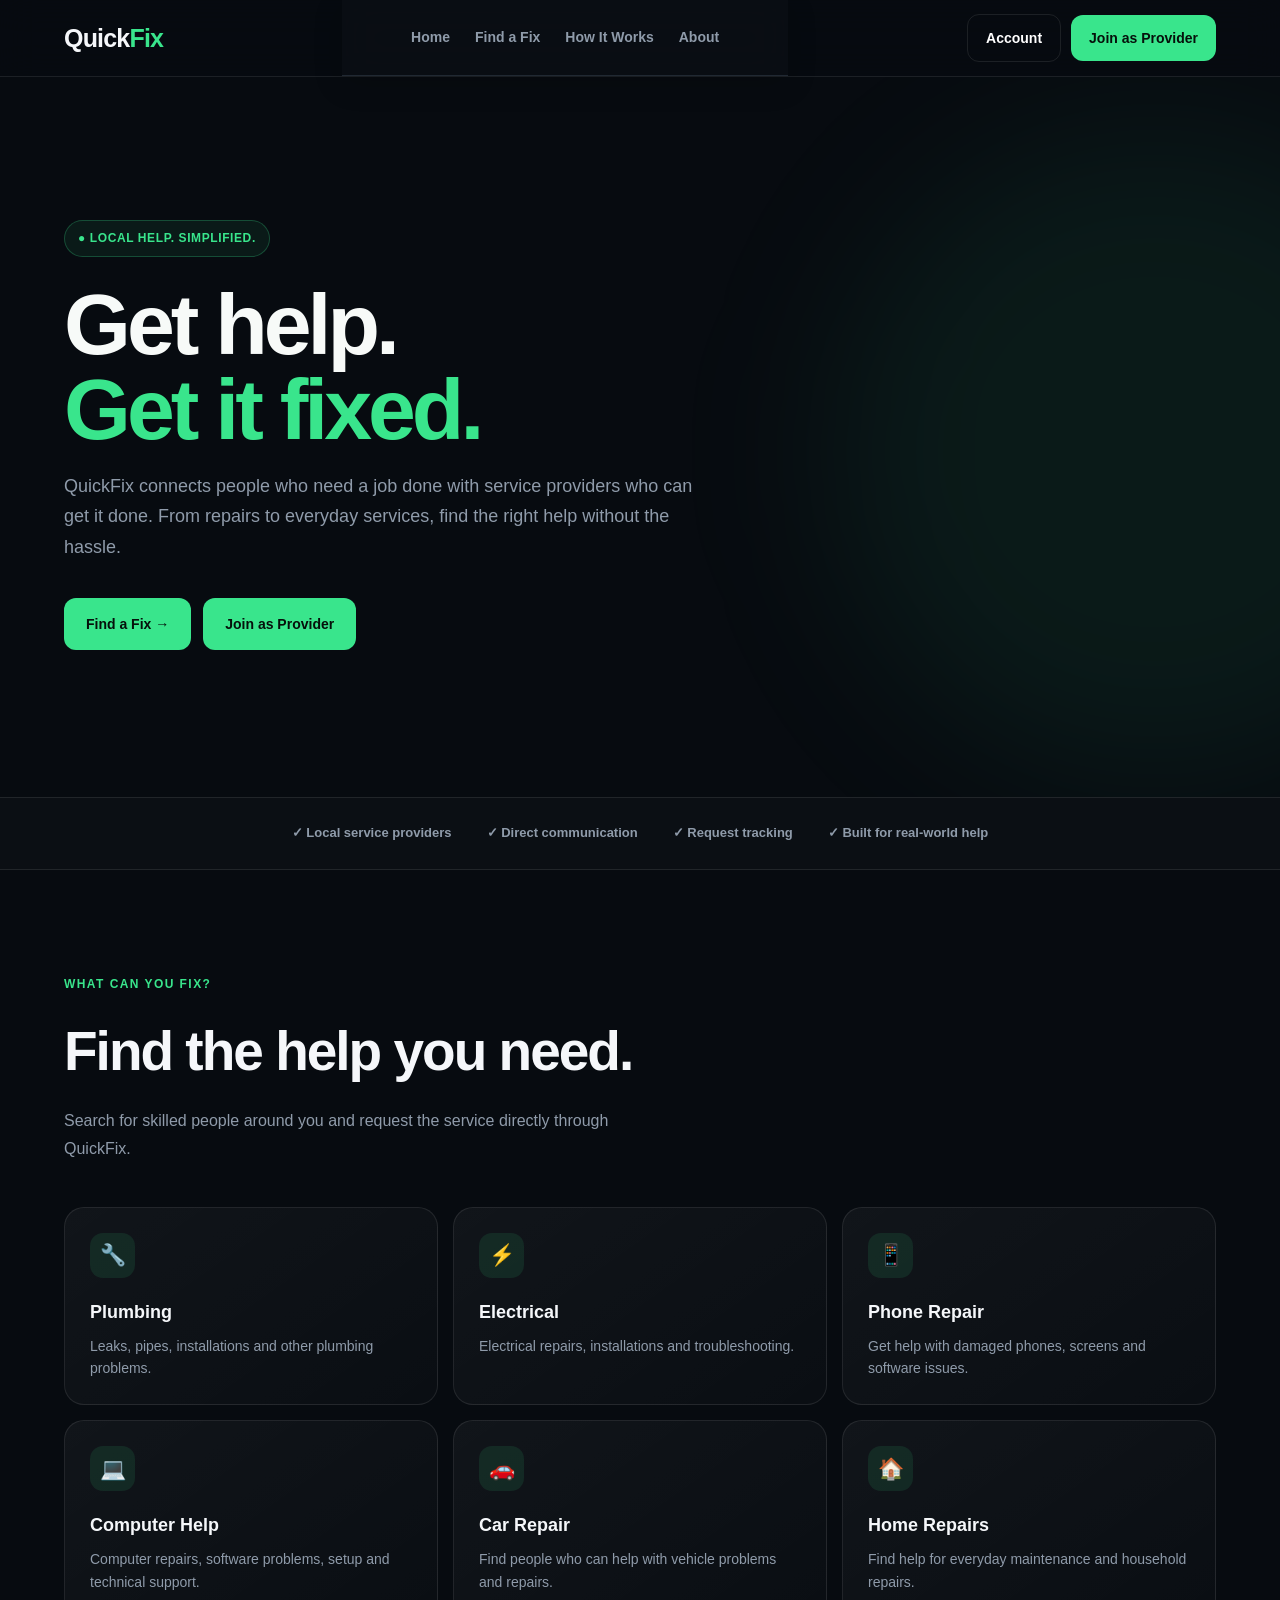
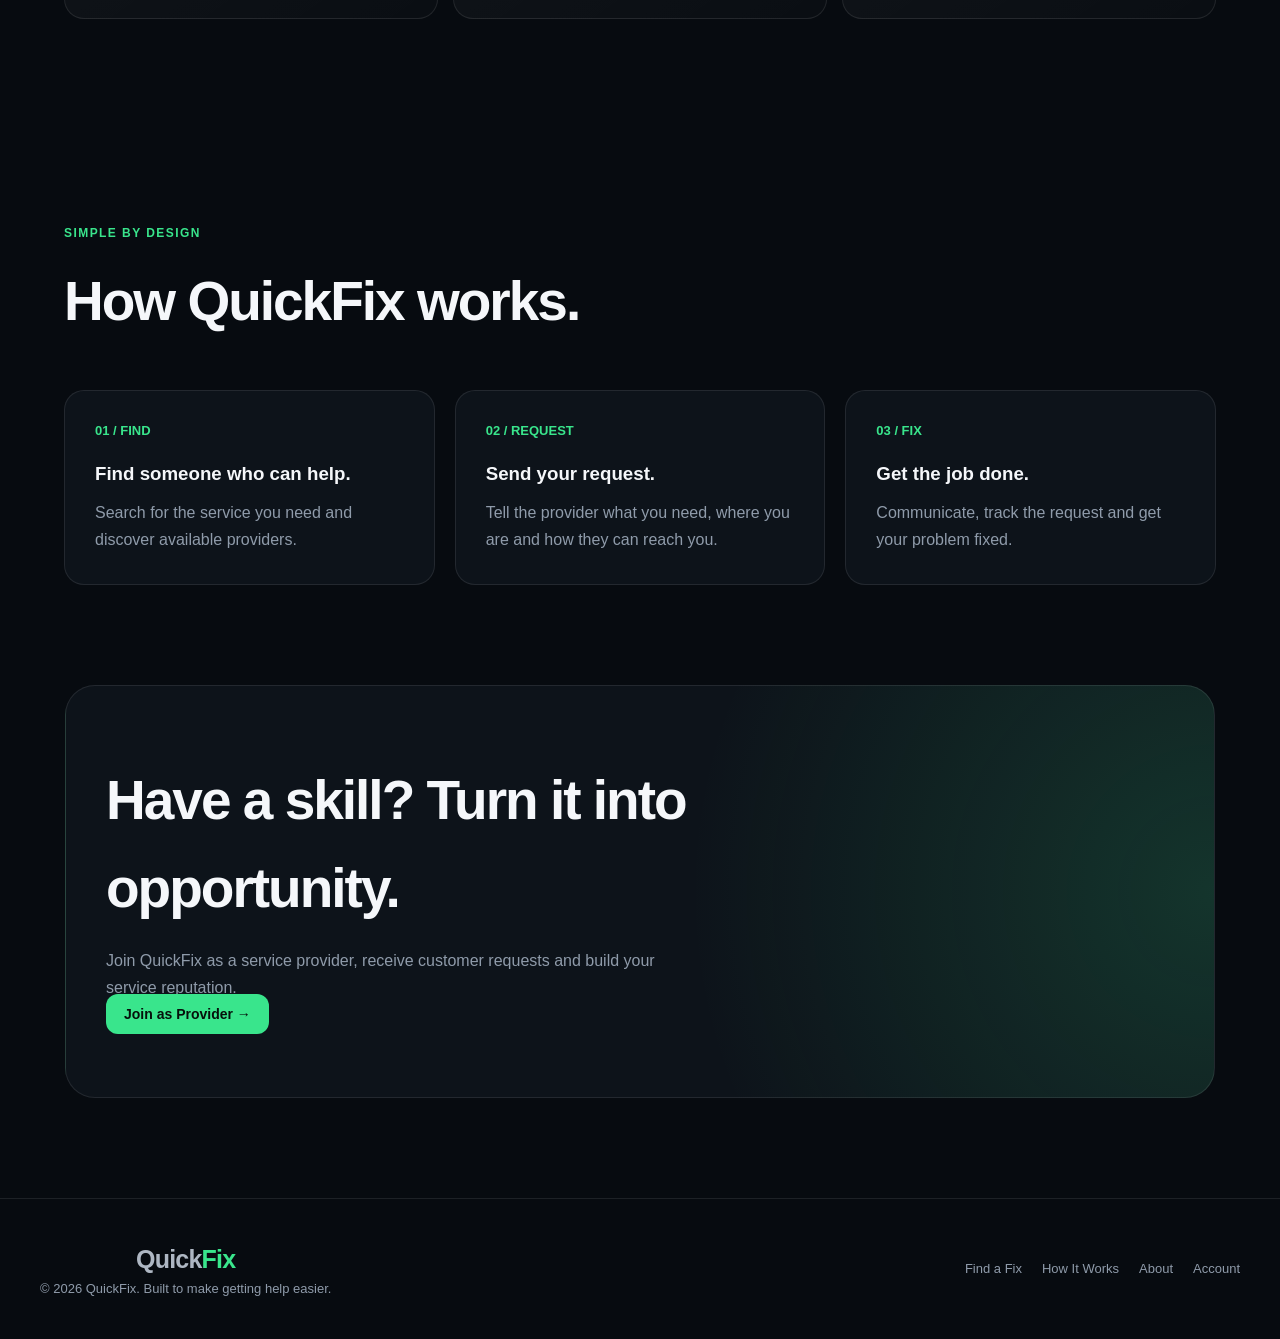
<file: index.html>
<!DOCTYPE html>
<html lang="en">
<head>
  <meta charset="UTF-8">

  <meta name="viewport" content="width=device-width, initial-scale=1.0">

  <meta
    name="google-site-verification"
    content="BwR0IyMEc2oVNiFrgFB8BcfLp-lsrvcifv5HWmoqAB8"
  >

  <meta
    name="description"
    content="QuickFix helps you find reliable local service providers for repairs, home services, technology and more."
  >

  <meta name="robots" content="index, follow">

  <meta
    name="keywords"
    content="QuickFix, local services, repair services, plumbers, electricians, phone repair, computer repair, home repairs"
  >

  <meta name="theme-color" content="#0b0f14">

  <title>QuickFix | Get Help. Get It Fixed.</title>

  <link rel="icon" type="image/png" href="favicon.png">

  <link rel="stylesheet" href="style.css">

  <style>
    /* =========================================
       QUICKFIX 2026 HOME
       ========================================= */

    :root {
      --qf-green: #39e58c;
      --qf-green-dark: #22b96b;
      --qf-bg: #070b10;
      --qf-card: #0d131a;
      --qf-card-2: #111922;
      --qf-text: #f5f7fa;
      --qf-muted: #8f9baa;
      --qf-border: rgba(255,255,255,.09);
    }

    * {
      box-sizing: border-box;
    }

    html {
      scroll-behavior: smooth;
    }

    body {
      margin: 0;
      background: var(--qf-bg);
      color: var(--qf-text);
      font-family: Arial, Helvetica, sans-serif;
    }

    a {
      color: inherit;
      text-decoration: none;
    }

    /* NAVIGATION */

    .qf-nav {
      position: sticky;
      top: 0;
      z-index: 1000;

      width: 100%;

      background: rgba(7, 11, 16, .88);
      backdrop-filter: blur(18px);

      border-bottom: 1px solid var(--qf-border);
    }

    .qf-nav-inner {
      max-width: 1200px;
      margin: auto;

      min-height: 76px;
      padding: 0 24px;

      display: flex;
      align-items: center;
      justify-content: space-between;
      gap: 25px;
    }

    .qf-logo {
      font-size: 25px;
      font-weight: 900;
      letter-spacing: -.8px;
      white-space: nowrap;
    }

    .qf-logo span {
      color: var(--qf-green);
    }

    .qf-nav-links {
      display: flex;
      align-items: center;
      gap: 25px;
    }

    .qf-nav-links a {
      color: var(--qf-muted);
      font-size: 14px;
      font-weight: 600;

      transition: .2s ease;
    }

    .qf-nav-links a:hover {
      color: white;
    }

    .qf-nav-actions {
      display: flex;
      align-items: center;
      gap: 10px;
    }

    .qf-btn {
      border: 0;
      cursor: pointer;

      padding: 12px 18px;
      border-radius: 12px;

      font-size: 14px;
      font-weight: 800;

      transition: .2s ease;
    }

    .qf-btn-outline {
      background: transparent;
      color: white;
      border: 1px solid var(--qf-border);
    }

    .qf-btn-outline:hover {
      border-color: rgba(57,229,140,.5);
    }

    .qf-btn-green {
      background: var(--qf-green);
      color: #06100b;
    }

    .qf-btn-green:hover {
      background: #55efa0;
      transform: translateY(-1px);
    }

    /* HERO */

    .qf-hero {
      min-height: 720px;

      display: flex;
      align-items: center;

      position: relative;
      overflow: hidden;
    }

    .qf-hero::before {
      content: "";

      position: absolute;
      width: 650px;
      height: 650px;

      right: -200px;
      top: 50px;

      background: rgba(57,229,140,.07);

      filter: blur(80px);
      border-radius: 50%;
    }

    .qf-hero-inner {
      position: relative;

      width: 100%;
      max-width: 1200px;

      margin: auto;
      padding: 90px 24px;
    }

    .qf-badge {
      display: inline-flex;
      align-items: center;
      gap: 8px;

      padding: 8px 13px;

      border: 1px solid rgba(57,229,140,.25);
      border-radius: 999px;

      background: rgba(57,229,140,.07);

      color: var(--qf-green);

      font-size: 12px;
      font-weight: 800;
      letter-spacing: .05em;
      text-transform: uppercase;
    }

    .qf-hero h1 {
      max-width: 800px;

      margin: 25px 0 20px;

      font-size: clamp(48px, 8vw, 86px);
      line-height: .98;
      letter-spacing: -4px;
    }

    .qf-hero h1 span {
      color: var(--qf-green);
    }

    .qf-hero p {
      max-width: 650px;

      margin: 0 0 35px;

      color: var(--qf-muted);

      font-size: 18px;
      line-height: 1.7;
    }

    .qf-hero-actions {
      display: flex;
      flex-wrap: wrap;
      gap: 12px;
    }

    .qf-hero-actions .qf-btn {
      padding: 15px 22px;
    }

    /* TRUST */

    .qf-trust {
      border-top: 1px solid var(--qf-border);
      border-bottom: 1px solid var(--qf-border);

      background: rgba(255,255,255,.015);
    }

    .qf-trust-inner {
      max-width: 1200px;
      margin: auto;
      padding: 25px 24px;

      display: flex;
      flex-wrap: wrap;
      justify-content: center;
      gap: 35px;

      color: var(--qf-muted);

      font-size: 13px;
      font-weight: 700;
    }

    /* SERVICES */

    .qf-section {
      max-width: 1200px;
      margin: auto;

      padding: 100px 24px;
    }

    .qf-section-heading {
      margin-bottom: 45px;
    }

    .qf-section-heading small {
      color: var(--qf-green);

      font-size: 12px;
      font-weight: 900;

      letter-spacing: .12em;
      text-transform: uppercase;
    }

    .qf-section-heading h2 {
      margin: 12px 0;

      font-size: clamp(34px, 5vw, 55px);
      letter-spacing: -2px;
    }

    .qf-section-heading p {
      max-width: 600px;

      color: var(--qf-muted);
      line-height: 1.7;
    }

    .qf-services {
      display: grid;

      grid-template-columns:
        repeat(3, minmax(0, 1fr));

      gap: 15px;
    }

    .qf-service {
      min-height: 180px;

      padding: 25px;

      background:
        linear-gradient(
          145deg,
          rgba(255,255,255,.045),
          rgba(255,255,255,.015)
        );

      border: 1px solid var(--qf-border);
      border-radius: 20px;

      transition: .25s ease;
    }

    .qf-service:hover {
      transform: translateY(-5px);

      border-color: rgba(57,229,140,.35);

      background:
        linear-gradient(
          145deg,
          rgba(57,229,140,.08),
          rgba(255,255,255,.02)
        );
    }

    .qf-service-icon {
      width: 45px;
      height: 45px;

      display: grid;
      place-items: center;

      margin-bottom: 20px;

      border-radius: 13px;

      background: rgba(57,229,140,.1);

      font-size: 21px;
    }

    .qf-service h3 {
      margin: 0 0 8px;

      font-size: 18px;
    }

    .qf-service p {
      margin: 0;

      color: var(--qf-muted);

      font-size: 14px;
      line-height: 1.6;
    }

    /* HOW IT WORKS */

    .qf-process {
      display: grid;

      grid-template-columns:
        repeat(3, minmax(0, 1fr));

      gap: 20px;
    }

    .qf-step {
      padding: 30px;

      border: 1px solid var(--qf-border);
      border-radius: 20px;

      background: var(--qf-card);
    }

    .qf-step-number {
      color: var(--qf-green);

      font-size: 13px;
      font-weight: 900;
    }

    .qf-step h3 {
      margin: 18px 0 10px;
    }

    .qf-step p {
      margin: 0;

      color: var(--qf-muted);
      line-height: 1.7;
    }

    /* CTA */

    .qf-cta {
      max-width: 1150px;

      margin: 0 auto 100px;
      padding: 70px 40px;

      border-radius: 30px;

      background:
        radial-gradient(
          circle at right,
          rgba(57,229,140,.16),
          transparent 45%
        ),
        var(--qf-card);

      border: 1px solid var(--qf-border);
    }

    .qf-cta h2 {
      max-width: 650px;

      margin: 0 0 15px;

      font-size: clamp(35px, 5vw, 55px);
      letter-spacing: -2px;
    }

    .qf-cta p {
      max-width: 600px;

      color: var(--qf-muted);

      line-height: 1.7;
    }

    /* FOOTER */

    .qf-footer {
      border-top: 1px solid var(--qf-border);

      padding: 40px 24px;
    }

    .qf-footer-inner {
      max-width: 1200px;
      margin: auto;

      display: flex;
      justify-content: space-between;
      align-items: center;
      gap: 20px;
    }

    .qf-footer p {
      margin: 0;

      color: var(--qf-muted);
      font-size: 13px;
    }

    .qf-footer-links {
      display: flex;
      gap: 20px;
    }

    .qf-footer-links a {
      color: var(--qf-muted);
      font-size: 13px;
    }

    .qf-footer-links a:hover {
      color: white;
    }

    /* MOBILE */

    @media (max-width: 850px) {

      .qf-nav-links {
        display: none;
      }

      .qf-nav-inner {
        padding: 0 16px;
      }

      .qf-nav-actions .qf-btn-outline {
        display: none;
      }

      .qf-hero {
        min-height: 650px;
      }

      .qf-hero-inner {
        padding: 70px 20px;
      }

      .qf-hero h1 {
        letter-spacing: -2.5px;
      }

      .qf-services,
      .qf-process {
        grid-template-columns: 1fr;
      }

      .qf-section {
        padding: 75px 20px;
      }

      .qf-cta {
        margin: 0 15px 70px;
        padding: 45px 25px;
      }

      .qf-footer-inner {
        flex-direction: column;
        align-items: flex-start;
      }
    }

    @media (max-width: 500px) {

      .qf-logo {
        font-size: 22px;
      }

      .qf-nav-actions .qf-btn-green {
        padding: 10px 13px;
        font-size: 12px;
      }

      .qf-hero h1 {
        font-size: 50px;
      }

      .qf-hero p {
        font-size: 16px;
      }
    }
  </style>
</head>

<body>

  <!-- =========================================
       NAVIGATION
       ========================================= -->

  <header class="qf-nav">

    <div class="qf-nav-inner">

      <a href="index.html" class="qf-logo">
        Quick<span>Fix</span>
      </a>

      <nav class="qf-nav-links">

        <a href="index.html">
          Home
        </a>

        <a href="find.html">
          Find a Fix
        </a>

        <a href="how-it-works.html">
          How It Works
        </a>

        <a href="about.html">
          About
        </a>

      </nav>

      <div class="qf-nav-actions">

        <a
          href="account.html"
          class="qf-btn qf-btn-outline"
        >
          Account
        </a>
<a
  href="account.html?role=provider"
  class="qf-btn qf-btn-green"
>
  Join as Provider
</a>
      </div>

    </div>

  </header>


  <!-- =========================================
       HERO
       ========================================= -->

  <main>

    <section class="qf-hero">

      <div class="qf-hero-inner">

        <div class="qf-badge">
          ● Local help. Simplified.
        </div>

        <h1>
          Get help.<br>
          <span>Get it fixed.</span>
        </h1>

        <p>
          QuickFix connects people who need a job done
          with service providers who can get it done.
          From repairs to everyday services, find the right
          help without the hassle.
        </p>

        <div class="qf-hero-actions">

          <a
            href="find.html"
            class="qf-btn qf-btn-green"
          >
            Find a Fix →
          </a>
<a
  href="account.html?role=provider"
  class="qf-btn qf-btn-green"
>
  Join as Provider
</a>
        </div>

      </div>

    </section>


    <!-- =========================================
         TRUST
         ========================================= -->

    <section class="qf-trust">

      <div class="qf-trust-inner">

        <span>✓ Local service providers</span>

        <span>✓ Direct communication</span>

        <span>✓ Request tracking</span>

        <span>✓ Built for real-world help</span>

      </div>

    </section>


    <!-- =========================================
         SERVICES
         ========================================= -->

    <section class="qf-section">

      <div class="qf-section-heading">

        <small>What can you fix?</small>

        <h2>
          Find the help you need.
        </h2>

        <p>
          Search for skilled people around you and
          request the service directly through QuickFix.
        </p>

      </div>


      <div class="qf-services">

        <a href="find.html?service=Plumbing" class="qf-service">

          <div class="qf-service-icon">
            🔧
          </div>

          <h3>Plumbing</h3>

          <p>
            Leaks, pipes, installations and other
            plumbing problems.
          </p>

        </a>


        <a href="find.html?service=Electrical" class="qf-service">

          <div class="qf-service-icon">
            ⚡
          </div>

          <h3>Electrical</h3>

          <p>
            Electrical repairs, installations and
            troubleshooting.
          </p>

        </a>


        <a href="find.html?service=Phone Repair" class="qf-service">

          <div class="qf-service-icon">
            📱
          </div>

          <h3>Phone Repair</h3>

          <p>
            Get help with damaged phones,
            screens and software issues.
          </p>

        </a>


        <a href="find.html?service=Computer Help" class="qf-service">

          <div class="qf-service-icon">
            💻
          </div>

          <h3>Computer Help</h3>

          <p>
            Computer repairs, software problems,
            setup and technical support.
          </p>

        </a>


        <a href="find.html?service=Car Repair" class="qf-service">

          <div class="qf-service-icon">
            🚗
          </div>

          <h3>Car Repair</h3>

          <p>
            Find people who can help with vehicle
            problems and repairs.
          </p>

        </a>


        <a href="find.html?service=Home Repairs" class="qf-service">

          <div class="qf-service-icon">
            🏠
          </div>

          <h3>Home Repairs</h3>

          <p>
            Find help for everyday maintenance
            and household repairs.
          </p>

        </a>

      </div>

    </section>


    <!-- =========================================
         HOW IT WORKS
         ========================================= -->

    <section class="qf-section">

      <div class="qf-section-heading">

        <small>Simple by design</small>

        <h2>
          How QuickFix works.
        </h2>

      </div>


      <div class="qf-process">

        <div class="qf-step">

          <div class="qf-step-number">
            01 / FIND
          </div>

          <h3>
            Find someone who can help.
          </h3>

          <p>
            Search for the service you need and
            discover available providers.
          </p>

        </div>


        <div class="qf-step">

          <div class="qf-step-number">
            02 / REQUEST
          </div>

          <h3>
            Send your request.
          </h3>

          <p>
            Tell the provider what you need,
            where you are and how they can reach you.
          </p>

        </div>


        <div class="qf-step">

          <div class="qf-step-number">
            03 / FIX
          </div>

          <h3>
            Get the job done.
          </h3>

          <p>
            Communicate, track the request and
            get your problem fixed.
          </p>

        </div>

      </div>

    </section>


    <!-- =========================================
         PROVIDER CTA
         ========================================= -->

    <section class="qf-cta">

      <h2>
        Have a skill?
        Turn it into opportunity.
      </h2>

      <p>
        Join QuickFix as a service provider,
        receive customer requests and build
        your service reputation.
      </p>

      <a
        href="provider.html"
        class="qf-btn qf-btn-green"
      >
        Join as Provider →
      </a>

    </section>

  </main>


  <!-- =========================================
       FOOTER
       ========================================= -->

  <footer class="qf-footer">

    <div class="qf-footer-inner">

      <div>

        <a href="index.html" class="qf-logo">
          Quick<span>Fix</span>
        </a>

        <p>
          © 2026 QuickFix. Built to make getting help easier.
        </p>

      </div>


      <div class="qf-footer-links">

        <a href="find.html">
          Find a Fix
        </a>

        <a href="how-it-works.html">
          How It Works
        </a>

        <a href="about.html">
          About
        </a>

        <a href="account.html">
          Account
        </a>

      </div>

    </div>

  </footer>

</body>
</html>
</file>
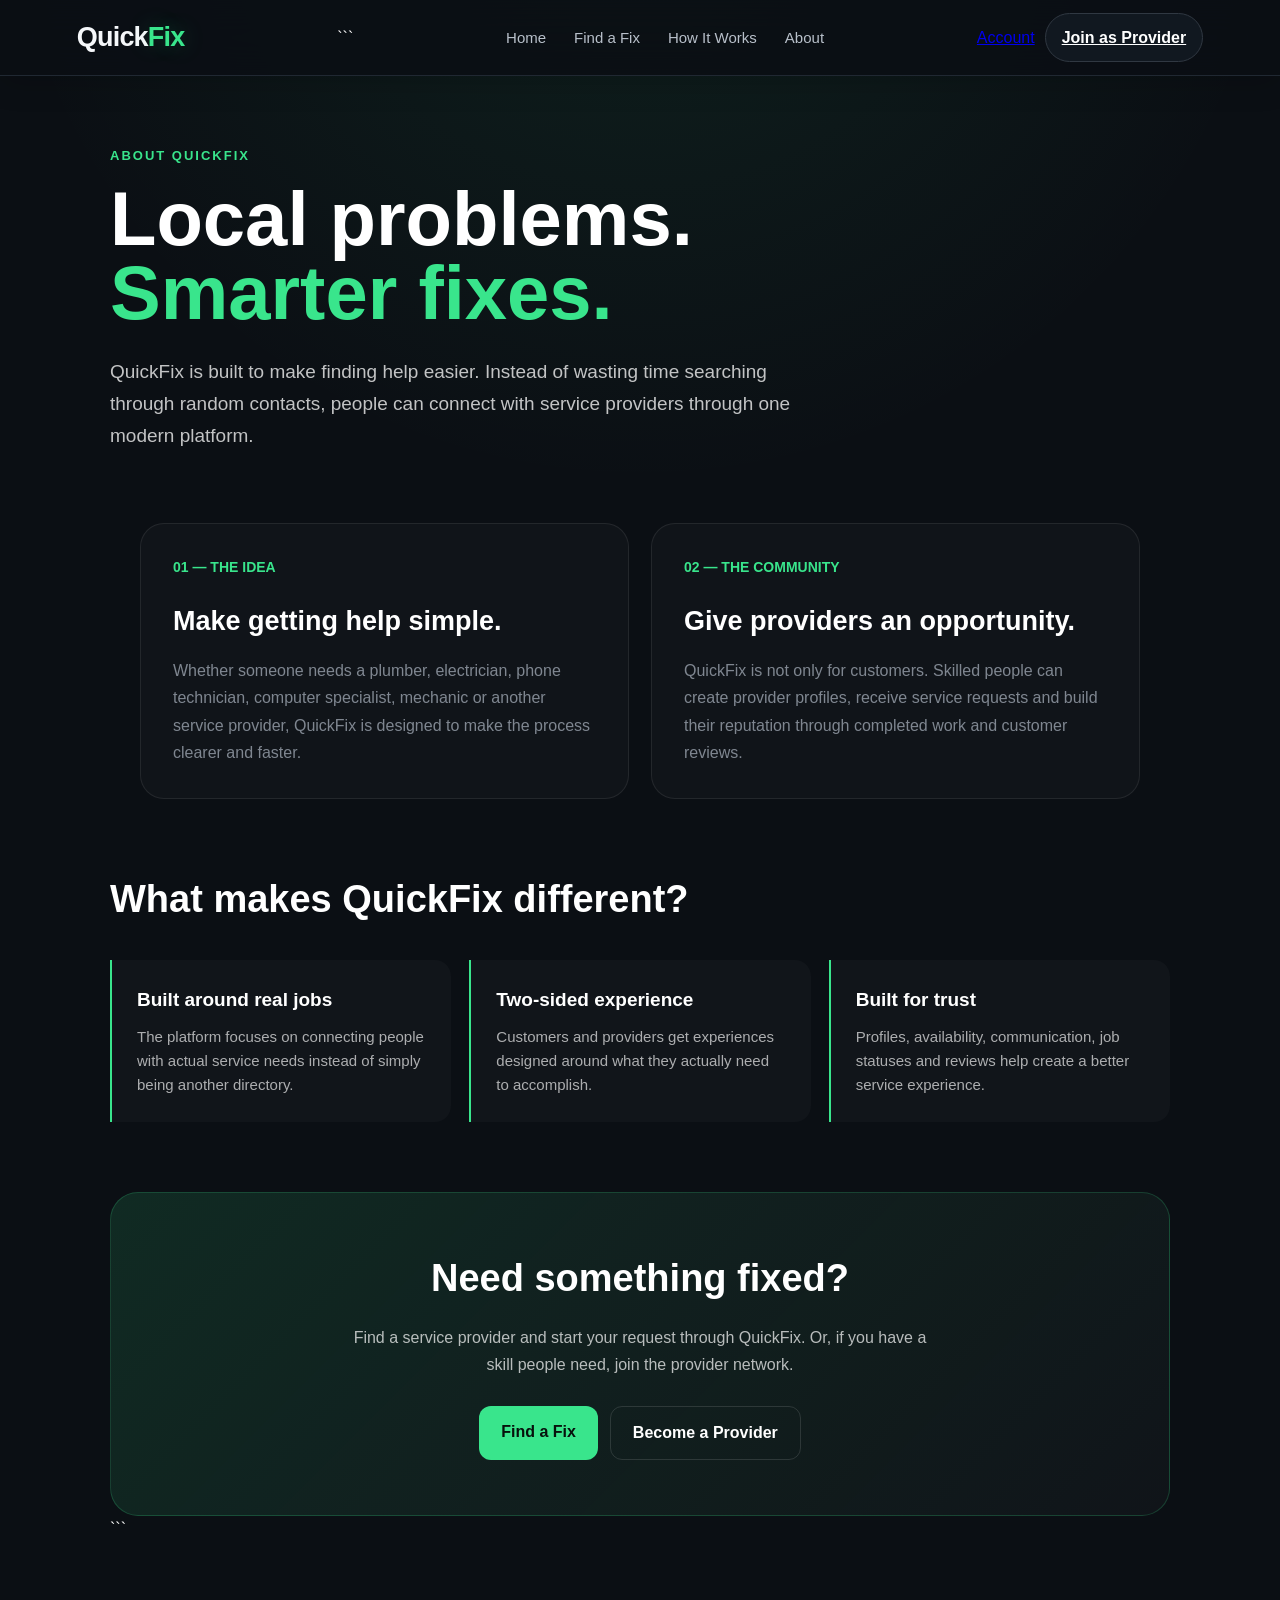
<file: about.html>
<!DOCTYPE html>

<html lang="en">
<head>
  <meta charset="UTF-8">
  <meta name="viewport" content="width=device-width, initial-scale=1.0">

  <title>About QuickFix | Local Help, Made Simple</title>
  <meta name="description" content="Learn about QuickFix — a modern platform connecting people who need services with reliable local providers.">

  <link rel="icon" type="image/png" href="favicon.png">
  <link rel="stylesheet" href="style.css">

  <style>
    .about-page {
      max-width: 1100px;
      margin: 0 auto;
      padding: 70px 20px 100px;
    }

    .about-hero {
      max-width: 780px;
      margin-bottom: 70px;
    }

    .about-hero .eyebrow {
      color: #39e58c;
      font-weight: 700;
      letter-spacing: 2px;
      text-transform: uppercase;
      font-size: 13px;
      margin-bottom: 15px;
    }

    .about-hero h1 {
      font-size: clamp(42px, 7vw, 76px);
      line-height: 0.98;
      margin: 0 0 25px;
    }

    .about-hero h1 span {
      color: #39e58c;
    }

    .about-hero p {
      font-size: 19px;
      line-height: 1.7;
      opacity: 0.75;
      max-width: 700px;
    }

    .about-grid {
      display: grid;
      grid-template-columns: repeat(2, 1fr);
      gap: 22px;
      margin-bottom: 70px;
    }

    .about-card {
      border: 1px solid rgba(255,255,255,0.08);
      border-radius: 24px;
      padding: 32px;
      background: rgba(255,255,255,0.025);
    }

    .about-card .number {
      color: #39e58c;
      font-size: 14px;
      font-weight: 800;
      margin-bottom: 22px;
    }

    .about-card h2 {
      margin: 0 0 14px;
      font-size: 27px;
    }

    .about-card p {
      margin: 0;
      line-height: 1.7;
      opacity: 0.7;
    }

    .difference {
      margin-bottom: 70px;
    }

    .difference h2 {
      font-size: 38px;
      margin-bottom: 30px;
    }

    .difference-list {
      display: grid;
      grid-template-columns: repeat(3, 1fr);
      gap: 18px;
    }

    .difference-item {
      padding: 25px;
      border-left: 2px solid #39e58c;
      background: rgba(255,255,255,0.025);
      border-radius: 0 16px 16px 0;
    }

    .difference-item h3 {
      margin: 0 0 10px;
      font-size: 19px;
    }

    .difference-item p {
      margin: 0;
      line-height: 1.6;
      opacity: 0.65;
      font-size: 15px;
    }

    .about-cta {
      border-radius: 28px;
      padding: 55px 35px;
      text-align: center;
      background: linear-gradient(
        135deg,
        rgba(57,229,140,0.13),
        rgba(255,255,255,0.025)
      );
      border: 1px solid rgba(57,229,140,0.2);
    }

    .about-cta h2 {
      font-size: 38px;
      margin: 0 0 15px;
    }

    .about-cta p {
      max-width: 600px;
      margin: 0 auto 28px;
      line-height: 1.7;
      opacity: 0.7;
    }

    .about-actions {
      display: flex;
      justify-content: center;
      gap: 12px;
      flex-wrap: wrap;
    }

    .about-actions a {
      display: inline-block;
      padding: 13px 22px;
      border-radius: 12px;
      text-decoration: none;
      font-weight: 700;
    }

    .primary-action {
      background: #39e58c;
      color: #07110c;
    }

    .secondary-action {
      border: 1px solid rgba(255,255,255,0.12);
      color: inherit;
    }

    @media (max-width: 750px) {
      .about-grid,
      .difference-list {
        grid-template-columns: 1fr;
      }

      .about-page {
        padding-top: 45px;
      }

      .about-hero {
        margin-bottom: 45px;
      }
    }
  </style>

</head>

<body>

  <header class="site-header">
    <nav class="nav">
      <a href="index.html" class="logo">
        Quick<span>Fix</span>
      </a>

```
  <div class="nav-links">
    <a href="index.html">Home</a>
    <a href="find.html">Find a Fix</a>
    <a href="how-it-works.html">How It Works</a>
    <a href="about.html" class="active">About</a>
  </div>

  <div class="nav-actions">
    <a href="account.html">Account</a>

<a href="account.html?role=provider" class="provider-btn">
  Join as Provider
</a>

  </div>
</nav>

  </header>

  <main class="about-page">
<section class="about-hero">
  <div class="eyebrow">ABOUT QUICKFIX</div>

  <h1>
    Local problems.<br>
    <span>Smarter fixes.</span>
  </h1>

  <p>
    QuickFix is built to make finding help easier. Instead of wasting
    time searching through random contacts, people can connect with
    service providers through one modern platform.
  </p>
</section>

<section class="about-grid">

  <article class="about-card">
    <div class="number">01 — THE IDEA</div>
    <h2>Make getting help simple.</h2>
    <p>
      Whether someone needs a plumber, electrician, phone technician,
      computer specialist, mechanic or another service provider,
      QuickFix is designed to make the process clearer and faster.
    </p>
  </article>

  <article class="about-card">
    <div class="number">02 — THE COMMUNITY</div>
    <h2>Give providers an opportunity.</h2>
    <p>
      QuickFix is not only for customers. Skilled people can create
      provider profiles, receive service requests and build their
      reputation through completed work and customer reviews.
    </p>
  </article>

</section>

<section class="difference">

  <h2>What makes QuickFix different?</h2>

  <div class="difference-list">

    <article class="difference-item">
      <h3>Built around real jobs</h3>
      <p>
        The platform focuses on connecting people with actual service
        needs instead of simply being another directory.
      </p>
    </article>

    <article class="difference-item">
      <h3>Two-sided experience</h3>
      <p>
        Customers and providers get experiences designed around what
        they actually need to accomplish.
      </p>
    </article>

    <article class="difference-item">
      <h3>Built for trust</h3>
      <p>
        Profiles, availability, communication, job statuses and reviews
        help create a better service experience.
      </p>
    </article>

  </div>
</section>

<section class="about-cta">

  <h2>Need something fixed?</h2>

  <p>
    Find a service provider and start your request through QuickFix.
    Or, if you have a skill people need, join the provider network.
  </p>

  <div class="about-actions">
    <a href="find.html" class="primary-action">Find a Fix</a>
    <a href="provider.html" class="secondary-action">Become a Provider</a>
  </div>

</section>
```

  </main>

</body>
</html>
</file>
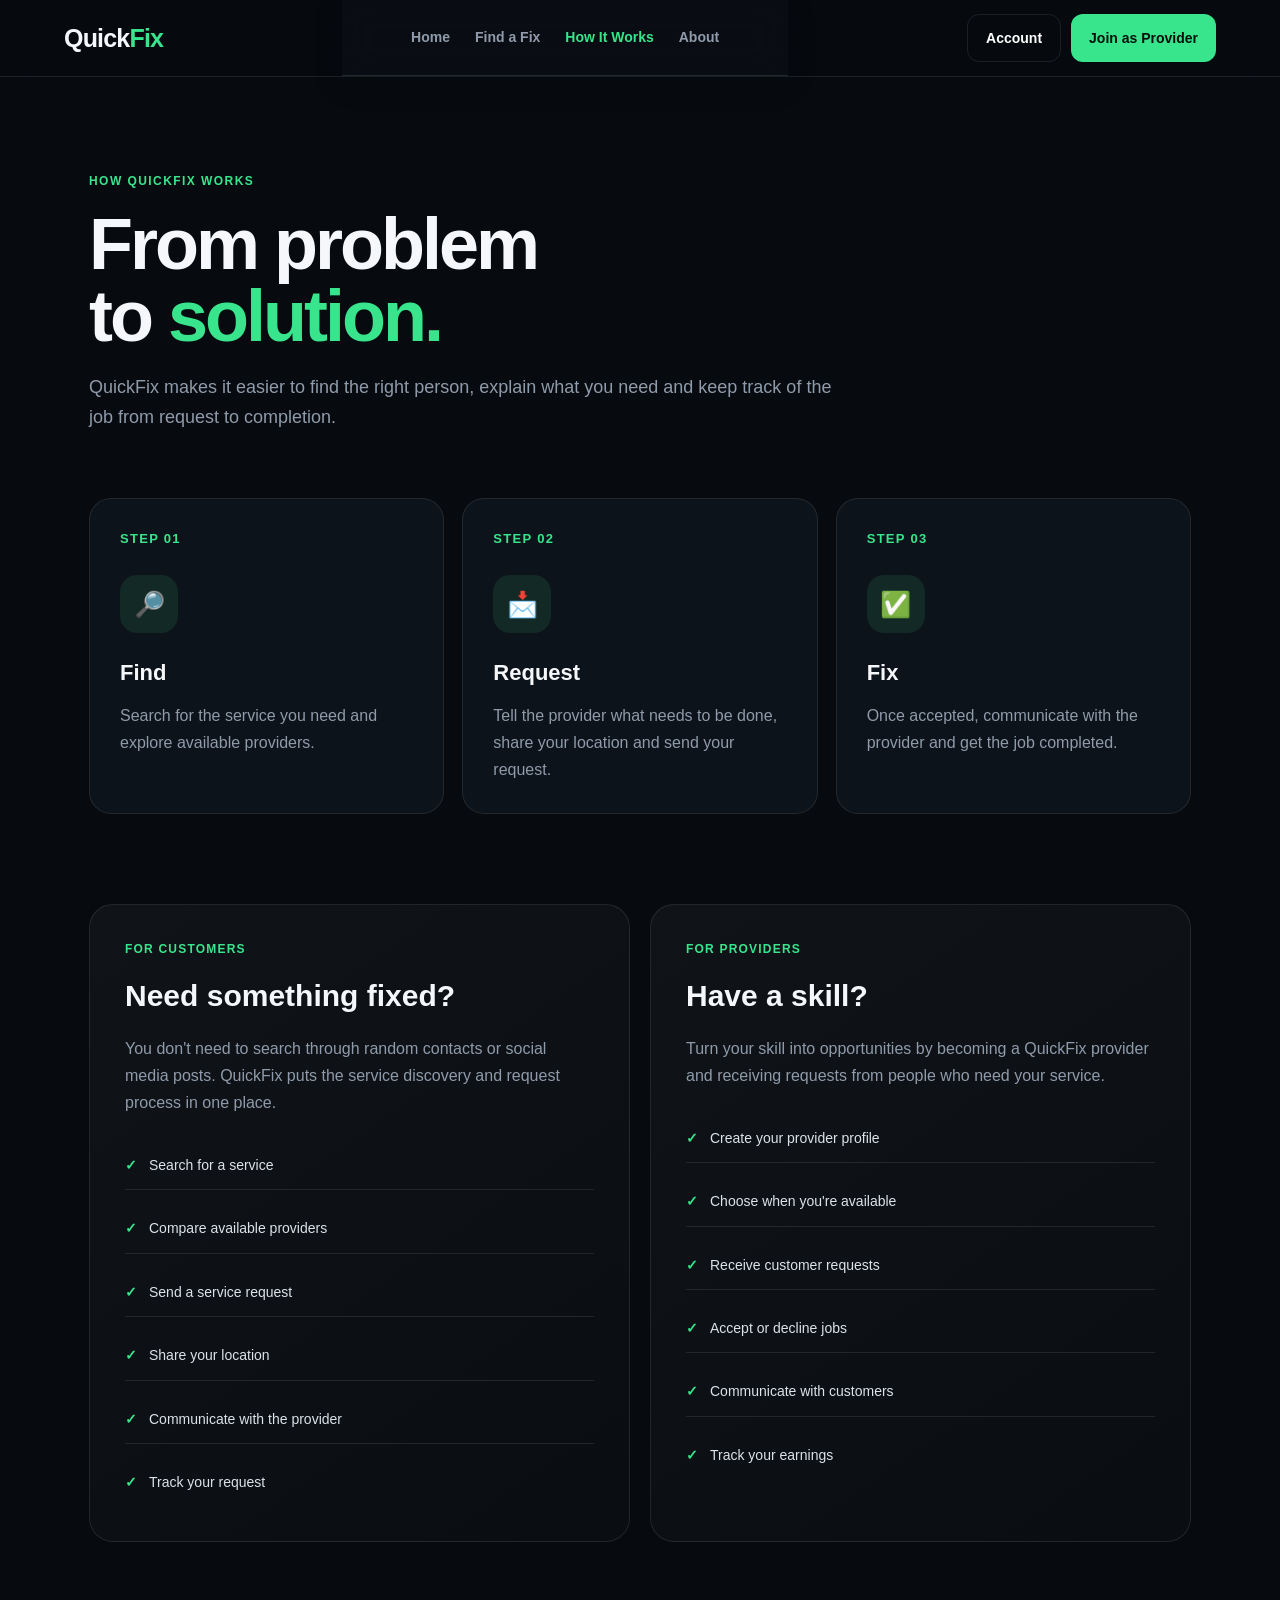
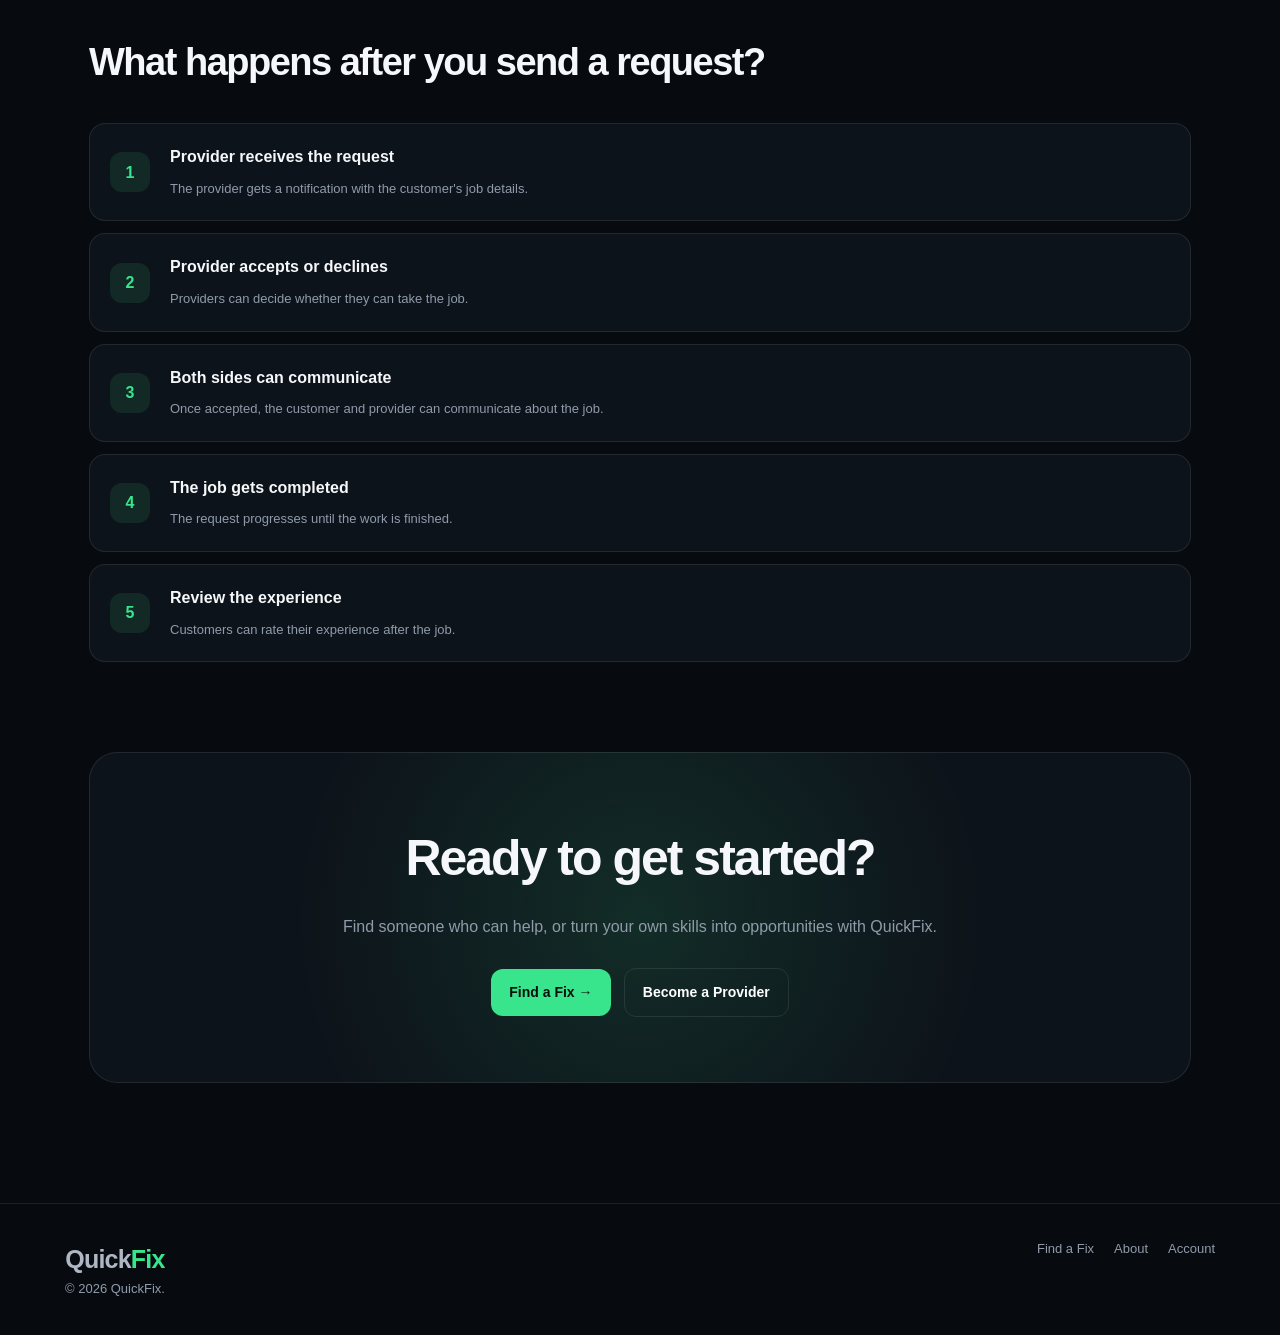
<file: how-it-works.html>
<!DOCTYPE html>
<html lang="en">
<head>
  <meta charset="UTF-8">

  <meta name="viewport" content="width=device-width, initial-scale=1.0">

  <meta
    name="description"
    content="Learn how QuickFix connects customers with local service providers."
  >

  <meta name="robots" content="index, follow">

  <meta name="theme-color" content="#0b0f14">

  <title>How It Works | QuickFix</title>

  <link rel="icon" type="image/png" href="favicon.png">

  <link rel="stylesheet" href="style.css">

  <style>
    :root {
      --green: #39e58c;
      --bg: #070b10;
      --card: #0d131a;
      --text: #f5f7fa;
      --muted: #8f9baa;
      --border: rgba(255,255,255,.09);
    }

    * {
      box-sizing: border-box;
    }

    body {
      margin: 0;
      background: var(--bg);
      color: var(--text);
      font-family: Arial, Helvetica, sans-serif;
    }

    a {
      color: inherit;
      text-decoration: none;
    }

    /* NAV */

    .qf-nav {
      position: sticky;
      top: 0;
      z-index: 1000;

      background: rgba(7,11,16,.9);
      backdrop-filter: blur(18px);

      border-bottom: 1px solid var(--border);
    }

    .qf-nav-inner {
      max-width: 1200px;
      min-height: 76px;

      margin: auto;
      padding: 0 24px;

      display: flex;
      align-items: center;
      justify-content: space-between;
      gap: 20px;
    }

    .qf-logo {
      font-size: 25px;
      font-weight: 900;
      letter-spacing: -.8px;
    }

    .qf-logo span {
      color: var(--green);
    }

    .qf-nav-links {
      display: flex;
      gap: 25px;
    }

    .qf-nav-links a {
      color: var(--muted);
      font-size: 14px;
      font-weight: 700;
    }

    .qf-nav-links a:hover,
    .qf-nav-links .active {
      color: var(--green);
    }

    .qf-nav-actions {
      display: flex;
      gap: 10px;
    }

    .qf-btn {
      display: inline-flex;
      align-items: center;
      justify-content: center;

      padding: 12px 18px;

      border-radius: 12px;

      font-size: 14px;
      font-weight: 800;
    }

    .qf-btn-green {
      background: var(--green);
      color: #06100b;
    }

    .qf-btn-outline {
      background: transparent;
      color: white;
      border: 1px solid var(--border);
    }

    /* PAGE */

    .qf-page {
      max-width: 1150px;
      margin: auto;

      padding: 90px 24px 120px;
    }

    .qf-heading {
      max-width: 750px;
      margin-bottom: 65px;
    }

    .qf-heading small {
      color: var(--green);

      font-size: 12px;
      font-weight: 900;

      letter-spacing: .12em;
      text-transform: uppercase;
    }

    .qf-heading h1 {
      margin: 15px 0 20px;

      font-size: clamp(44px, 7vw, 72px);
      line-height: 1;
      letter-spacing: -3px;
    }

    .qf-heading p {
      margin: 0;

      color: var(--muted);

      font-size: 18px;
      line-height: 1.7;
    }

    /* STEPS */

    .qf-steps {
      display: grid;

      grid-template-columns:
        repeat(3, minmax(0, 1fr));

      gap: 18px;

      margin-bottom: 90px;
    }

    .qf-step {
      padding: 30px;

      background: var(--card);

      border: 1px solid var(--border);
      border-radius: 22px;
    }

    .qf-number {
      color: var(--green);

      font-size: 13px;
      font-weight: 900;

      letter-spacing: .1em;
    }

    .qf-icon {
      width: 58px;
      height: 58px;

      display: grid;
      place-items: center;

      margin: 25px 0 22px;

      border-radius: 17px;

      background: rgba(57,229,140,.1);

      font-size: 25px;
    }

    .qf-step h2 {
      margin: 0 0 12px;

      font-size: 22px;
    }

    .qf-step p {
      margin: 0;

      color: var(--muted);

      line-height: 1.7;
    }

    /* CUSTOMER / PROVIDER */

    .qf-columns {
      display: grid;

      grid-template-columns:
        repeat(2, minmax(0, 1fr));

      gap: 20px;

      margin-bottom: 90px;
    }

    .qf-column {
      padding: 35px;

      border: 1px solid var(--border);
      border-radius: 24px;

      background:
        linear-gradient(
          145deg,
          rgba(255,255,255,.04),
          rgba(255,255,255,.015)
        );
    }

    .qf-column-label {
      color: var(--green);

      font-size: 12px;
      font-weight: 900;

      text-transform: uppercase;
      letter-spacing: .1em;
    }

    .qf-column h2 {
      margin: 12px 0 15px;

      font-size: 30px;
    }

    .qf-column p {
      color: var(--muted);
      line-height: 1.7;
    }

    .qf-list {
      margin: 25px 0 0;
      padding: 0;

      list-style: none;
    }

    .qf-list li {
      display: flex;
      gap: 12px;

      padding: 13px 0;

      border-bottom: 1px solid var(--border);

      color: #dce2e8;

      font-size: 14px;
    }

    .qf-list li:last-child {
      border-bottom: 0;
    }

    .qf-check {
      color: var(--green);
      font-weight: 900;
    }

    /* REQUEST FLOW */

    .qf-flow {
      margin-bottom: 90px;
    }

    .qf-flow h2 {
      margin-bottom: 30px;

      font-size: 38px;
      letter-spacing: -1.5px;
    }

    .qf-flow-list {
      display: grid;
      gap: 12px;
    }

    .qf-flow-item {
      display: flex;
      align-items: center;
      gap: 20px;

      padding: 20px;

      background: var(--card);

      border: 1px solid var(--border);
      border-radius: 16px;
    }

    .qf-flow-number {
      flex: 0 0 40px;

      width: 40px;
      height: 40px;

      display: grid;
      place-items: center;

      border-radius: 12px;

      background: rgba(57,229,140,.1);

      color: var(--green);

      font-weight: 900;
    }

    .qf-flow-item strong {
      display: block;
      margin-bottom: 5px;
    }

    .qf-flow-item span {
      color: var(--muted);
      font-size: 13px;
    }

    /* CTA */

    .qf-cta {
      padding: 65px 35px;

      text-align: center;

      background:
        radial-gradient(
          circle at center,
          rgba(57,229,140,.12),
          transparent 60%
        ),
        var(--card);

      border: 1px solid var(--border);
      border-radius: 28px;
    }

    .qf-cta h2 {
      margin: 0 0 15px;

      font-size: clamp(34px, 5vw, 50px);
      letter-spacing: -2px;
    }

    .qf-cta p {
      max-width: 600px;
      margin: 0 auto 28px;

      color: var(--muted);
      line-height: 1.7;
    }

    /* FOOTER */

    .qf-footer {
      border-top: 1px solid var(--border);
      padding: 35px 24px;
    }

    .qf-footer-inner {
      max-width: 1150px;
      margin: auto;

      display: flex;
      justify-content: space-between;
      gap: 20px;
    }

    .qf-footer p {
      color: var(--muted);
      font-size: 13px;
    }

    .qf-footer-links {
      display: flex;
      gap: 20px;
    }

    .qf-footer-links a {
      color: var(--muted);
      font-size: 13px;
    }

    @media (max-width: 850px) {

      .qf-nav-links {
        display: none;
      }

      .qf-nav-actions .qf-btn-outline {
        display: none;
      }

      .qf-steps,
      .qf-columns {
        grid-template-columns: 1fr;
      }

      .qf-page {
        padding: 65px 20px 90px;
      }
    }

    @media (max-width: 600px) {

      .qf-heading h1 {
        letter-spacing: -2px;
      }

      .qf-footer-inner {
        flex-direction: column;
      }

      .qf-flow-item {
        align-items: flex-start;
      }
    }
  </style>
</head>

<body>

  <!-- NAVIGATION -->

  <header class="qf-nav">

    <div class="qf-nav-inner">

      <a href="index.html" class="qf-logo">
        Quick<span>Fix</span>
      </a>

      <nav class="qf-nav-links">

        <a href="index.html">
          Home
        </a>

        <a href="find.html">
          Find a Fix
        </a>

        <a
          href="how-it-works.html"
          class="active"
        >
          How It Works
        </a>

        <a href="about.html">
          About
        </a>

      </nav>

      <div class="qf-nav-actions">

        <a
          href="account.html"
          class="qf-btn qf-btn-outline"
        >
          Account
        </a>
<a
  href="account.html?role=provider"
  class="qf-btn qf-btn-green"
>
  Join as Provider
</a>
      </div>

    </div>

  </header>


  <main class="qf-page">

    <!-- INTRO -->

    <section class="qf-heading">

      <small>How QuickFix works</small>

      <h1>
        From problem<br>
        to <span style="color:#39e58c;">solution.</span>
      </h1>

      <p>
        QuickFix makes it easier to find the right person,
        explain what you need and keep track of the job
        from request to completion.
      </p>

    </section>


    <!-- THREE MAIN STEPS -->

    <section class="qf-steps">

      <article class="qf-step">

        <div class="qf-number">
          STEP 01
        </div>

        <div class="qf-icon">
          🔎
        </div>

        <h2>
          Find
        </h2>

        <p>
          Search for the service you need and
          explore available providers.
        </p>

      </article>


      <article class="qf-step">

        <div class="qf-number">
          STEP 02
        </div>

        <div class="qf-icon">
          📩
        </div>

        <h2>
          Request
        </h2>

        <p>
          Tell the provider what needs to be done,
          share your location and send your request.
        </p>

      </article>


      <article class="qf-step">

        <div class="qf-number">
          STEP 03
        </div>

        <div class="qf-icon">
          ✅
        </div>

        <h2>
          Fix
        </h2>

        <p>
          Once accepted, communicate with the provider
          and get the job completed.
        </p>

      </article>

    </section>


    <!-- CUSTOMER / PROVIDER -->

    <section class="qf-columns">

      <article class="qf-column">

        <div class="qf-column-label">
          For customers
        </div>

        <h2>
          Need something fixed?
        </h2>

        <p>
          You don't need to search through random contacts
          or social media posts. QuickFix puts the service
          discovery and request process in one place.
        </p>

        <ul class="qf-list">

          <li>
            <span class="qf-check">✓</span>
            Search for a service
          </li>

          <li>
            <span class="qf-check">✓</span>
            Compare available providers
          </li>

          <li>
            <span class="qf-check">✓</span>
            Send a service request
          </li>

          <li>
            <span class="qf-check">✓</span>
            Share your location
          </li>

          <li>
            <span class="qf-check">✓</span>
            Communicate with the provider
          </li>

          <li>
            <span class="qf-check">✓</span>
            Track your request
          </li>

        </ul>

      </article>


      <article class="qf-column">

        <div class="qf-column-label">
          For providers
        </div>

        <h2>
          Have a skill?
        </h2>

        <p>
          Turn your skill into opportunities by becoming
          a QuickFix provider and receiving requests from
          people who need your service.
        </p>

        <ul class="qf-list">

          <li>
            <span class="qf-check">✓</span>
            Create your provider profile
          </li>

          <li>
            <span class="qf-check">✓</span>
            Choose when you're available
          </li>

          <li>
            <span class="qf-check">✓</span>
            Receive customer requests
          </li>

          <li>
            <span class="qf-check">✓</span>
            Accept or decline jobs
          </li>

          <li>
            <span class="qf-check">✓</span>
            Communicate with customers
          </li>

          <li>
            <span class="qf-check">✓</span>
            Track your earnings
          </li>

        </ul>

      </article>

    </section>


    <!-- REQUEST FLOW -->

    <section class="qf-flow">

      <h2>
        What happens after you send a request?
      </h2>

      <div class="qf-flow-list">

        <div class="qf-flow-item">

          <div class="qf-flow-number">
            1
          </div>

          <div>

            <strong>
              Provider receives the request
            </strong>

            <span>
              The provider gets a notification with
              the customer's job details.
            </span>

          </div>

        </div>


        <div class="qf-flow-item">

          <div class="qf-flow-number">
            2
          </div>

          <div>

            <strong>
              Provider accepts or declines
            </strong>

            <span>
              Providers can decide whether they can
              take the job.
            </span>

          </div>

        </div>


        <div class="qf-flow-item">

          <div class="qf-flow-number">
            3
          </div>

          <div>

            <strong>
              Both sides can communicate
            </strong>

            <span>
              Once accepted, the customer and provider
              can communicate about the job.
            </span>

          </div>

        </div>


        <div class="qf-flow-item">

          <div class="qf-flow-number">
            4
          </div>

          <div>

            <strong>
              The job gets completed
            </strong>

            <span>
              The request progresses until the work
              is finished.
            </span>

          </div>

        </div>


        <div class="qf-flow-item">

          <div class="qf-flow-number">
            5
          </div>

          <div>

            <strong>
              Review the experience
            </strong>

            <span>
              Customers can rate their experience
              after the job.
            </span>

          </div>

        </div>

      </div>

    </section>


    <!-- CTA -->

    <section class="qf-cta">

      <h2>
        Ready to get started?
      </h2>

      <p>
        Find someone who can help, or turn your own
        skills into opportunities with QuickFix.
      </p>

      <a
        href="find.html"
        class="qf-btn qf-btn-green"
      >
        Find a Fix →
      </a>

      &nbsp;

      <a
        href="provider.html"
        class="qf-btn qf-btn-outline"
      >
        Become a Provider
      </a>

    </section>

  </main>


  <!-- FOOTER -->

  <footer class="qf-footer">

    <div class="qf-footer-inner">

      <div>

        <a href="index.html" class="qf-logo">
          Quick<span>Fix</span>
        </a>

        <p>
          © 2026 QuickFix.
        </p>

      </div>

      <div class="qf-footer-links">

        <a href="find.html">
          Find a Fix
        </a>

        <a href="about.html">
          About
        </a>

        <a href="account.html">
          Account
        </a>

      </div>

    </div>

  </footer>

</body>
</html>
</file>
<file: style.css>
* {
  margin: 0;
  padding: 0;
  box-sizing: border-box;
}

html {
  scroll-behavior: smooth;
}

body {
  font-family: Arial, sans-serif;
  background: #0b0f14;
  color: white;
  line-height: 1.6;
}

body.modal-open {
  overflow: hidden;
}


/* ==========================================
   NAV
========================================== */

nav {
  height: 76px;
  padding: 0 6%;
  display: flex;
  align-items: center;
  justify-content: space-between;
  gap: 30px;
  border-bottom: 1px solid #202832;
  background: #0b0f14;
  position: sticky;
  top: 0;
  z-index: 1000;
}

.logo {
  font-size: 27px;
  font-weight: 800;
  white-space: nowrap;
}

.logo span {
  color: #39e58c;
}

.nav-links {
  display: flex;
  gap: 28px;
  align-items: center;
}

.nav-links a {
  color: #b8c0ca;
  text-decoration: none;
  font-size: 15px;
  transition: 0.2s;
}

.nav-links a:hover {
  color: #39e58c;
}

.nav-actions {
  display: flex;
  gap: 10px;
  align-items: center;
}

.provider-btn,
.account-btn {
  background: #111820;
  color: white;
  border: 1px solid #303842;
  padding: 11px 16px;
  border-radius: 8px;
  font-weight: 600;
  cursor: pointer;
}

.provider-btn:hover,
.account-btn:hover {
  border-color: #39e58c;
  color: #39e58c;
}


/* ==========================================
   HERO
========================================== */

.hero {
  min-height: 600px;
  padding: 110px 20px 80px;
  text-align: center;
  display: flex;
  flex-direction: column;
  align-items: center;
}

.tagline,
.section-label {
  color: #39e58c;
  letter-spacing: 2px;
  font-size: 14px;
  font-weight: 700;
}

.hero h1 {
  margin-top: 25px;
  font-size: clamp(48px, 7vw, 82px);
  line-height: 1.05;
  max-width: 900px;
}

.hero h1 span {
  color: #39e58c;
}

.hero-text {
  margin-top: 25px;
  color: #aeb7c3;
  font-size: 19px;
  max-width: 650px;
}

.search-box {
  width: min(740px, 90%);
  margin-top: 40px;
  display: flex;
  background: #111820;
  border: 1px solid #303842;
  border-radius: 12px;
  padding: 9px;
}

.search-box input {
  flex: 1;
  border: none;
  outline: none;
  background: transparent;
  color: white;
  padding: 15px;
  font-size: 16px;
}

.search-box button,
.submit-button {
  border: none;
  background: #39e58c;
  color: #07110b;
  font-weight: 800;
  padding: 14px 25px;
  border-radius: 9px;
  cursor: pointer;
}

.search-box button:hover,
.submit-button:hover {
  transform: translateY(-1px);
}


/* ==========================================
   GENERAL SECTIONS
========================================== */

.services,
.how,
.about {
  padding: 90px 7%;
  text-align: center;
}

.services h2,
.how h2,
.about h2,
.dashboard-container h2 {
  font-size: 38px;
  margin-bottom: 10px;
}

.services > p,
.about > p {
  color: #aeb7c3;
}


/* ==========================================
   SERVICES
========================================== */

.service-grid {
  max-width: 1000px;
  margin: 45px auto 0;
  display: grid;
  grid-template-columns: repeat(3, 1fr);
  gap: 18px;
}

.service-card {
  background: #111820;
  border: 1px solid #29313a;
  border-radius: 12px;
  padding: 30px 15px;
  font-size: 35px;
  cursor: pointer;
  transition: 0.2s;
}

.service-card h3 {
  font-size: 17px;
  margin-top: 10px;
}

.service-card:hover {
  border-color: #39e58c;
  transform: translateY(-3px);
}


/* ==========================================
   RESULTS
========================================== */

.results {
  display: none;
  padding: 70px 7%;
  max-width: 1100px;
  margin: auto;
}

.provider-list {
  margin-top: 30px;
  display: grid;
  gap: 18px;
}

.provider-card,
.request-card {
  background: #111820;
  border: 1px solid #29313a;
  border-radius: 12px;
  padding: 25px;
}

.provider-card {
  display: flex;
  justify-content: space-between;
  gap: 20px;
}

.provider-card h3,
.request-card h3 {
  margin-bottom: 8px;
}

.provider-card p,
.request-card p {
  color: #aeb7c3;
  margin: 5px 0;
}

.provider-actions {
  display: flex;
  align-items: center;
  gap: 10px;
  flex-wrap: wrap;
}

.contact-btn,
.request-btn {
  display: inline-block;
  text-decoration: none;
  background: #39e58c;
  color: #07110b;
  padding: 11px 16px;
  border-radius: 8px;
  font-weight: 700;
  border: none;
  cursor: pointer;
}


/* ==========================================
   HOW
========================================== */

.steps {
  max-width: 900px;
  margin: 45px auto 0;
  display: grid;
  grid-template-columns: repeat(3, 1fr);
  gap: 25px;
}

.steps > div {
  padding: 30px;
  background: #111820;
  border: 1px solid #29313a;
  border-radius: 12px;
}

.steps b {
  color: #39e58c;
  font-size: 28px;
}

.steps p {
  color: #aeb7c3;
}


/* ==========================================
   DASHBOARDS
========================================== */

.dashboard-section {
  display: none;
  padding: 90px 7%;
}

.dashboard-container {
  max-width: 1000px;
  margin: auto;
}

.request-list {
  display: grid;
  gap: 18px;
  margin-top: 30px;
}

.request-card button {
  margin-top: 15px;
  margin-right: 8px;
}

.accept-btn {
  background: #39e58c;
  color: #07110b;
}

.decline-btn {
  background: #303842;
  color: white;
}


/* ==========================================
   ABOUT
========================================== */

.about-grid {
  max-width: 1000px;
  margin: 45px auto 0;
  display: grid;
  grid-template-columns: repeat(3, 1fr);
  gap: 18px;
}

.about-grid > div {
  background: #111820;
  border: 1px solid #29313a;
  border-radius: 12px;
  padding: 30px;
}

.about-grid p {
  color: #aeb7c3;
  margin-top: 8px;
}


/* ==========================================
   MODALS
========================================== */

.modal {
  display: none;
  position: fixed;
  inset: 0;
  z-index: 2000;
  background: rgba(0, 0, 0, 0.75);
  padding: 30px 15px;
  overflow-y: auto;
}

.modal.active {
  display: flex;
  justify-content: center;
  align-items: center;
}

.modal-box {
  width: min(520px, 100%);
  max-height: 90vh;
  overflow-y: auto;
  background: #10161d;
  border: 1px solid #303842;
  border-radius: 16px;
  padding: 35px;
  position: relative;
}

.modal-box h2 {
  font-size: 30px;
  margin: 8px 0;
}

.modal-box > p {
  color: #aeb7c3;
}

.close-button {
  position: absolute;
  top: 15px;
  right: 18px;
  background: none;
  border: none;
  color: #aeb7c3;
  font-size: 30px;
  cursor: pointer;
}

.form-group {
  margin-top: 18px;
}

.form-group label {
  display: block;
  margin-bottom: 7px;
  font-size: 14px;
  font-weight: 700;
}

.form-group input,
.form-group select,
.form-group textarea {
  width: 100%;
  background: #0b0f14;
  color: white;
  border: 1px solid #303842;
  border-radius: 8px;
  padding: 13px;
  outline: none;
  font-family: inherit;
}

.form-group textarea {
  min-height: 100px;
  resize: vertical;
}

.form-group input:focus,
.form-group select:focus,
.form-group textarea:focus {
  border-color: #39e58c;
}

.submit-button {
  width: 100%;
  margin-top: 22px;
}

.message {
  margin-top: 15px;
  color: #39e58c !important;
}

.switch-button {
  background: none;
  border: none;
  color: #39e58c;
  cursor: pointer;
  margin-top: 15px;
}

.account-option,
.logout-button {
  width: 100%;
  padding: 14px;
  margin-top: 12px;
  border-radius: 8px;
  cursor: pointer;
  font-weight: 700;
}

.account-option {
  background: #111820;
  color: white;
  border: 1px solid #303842;
}

.logout-button {
  background: #303842;
  color: white;
  border: none;
}


/* ==========================================
   FOOTER
========================================== */

footer {
  padding: 50px 7%;
  text-align: center;
  border-top: 1px solid #202832;
  color: #aeb7c3;
}

footer strong {
  color: white;
  font-size: 22px;
}
/* ==========================================
   MOBILE
========================================== */

@media (max-width: 800px) {

  /* NAVIGATION */

  nav {
    height: auto;
    min-height: 70px;
    padding: 12px 4%;
    gap: 10px;
  }

  .logo {
    font-size: 23px;
  }

  .nav-links {
    display: none;
  }

  .nav-actions {
    margin-left: auto;
    gap: 6px;
  }

  .provider-btn,
  .account-btn {
    padding: 9px 10px;
    font-size: 11px;
    white-space: nowrap;
  }


  /* HERO */

  .hero {
    min-height: auto;
    padding: 75px 18px 60px;
  }

  .tagline,
  .section-label {
    font-size: 12px;
  }

  .hero h1 {
    font-size: clamp(38px, 12vw, 52px);
    line-height: 1.05;
  }

  .hero-text {
    font-size: 16px;
    margin-top: 20px;
  }


  /* SEARCH */

  .search-box {
    width: 100%;
    flex-direction: column;
    padding: 8px;
    margin-top: 30px;
  }

  .search-box input {
    width: 100%;
    padding: 14px 12px;
  }

  .search-box button {
    width: 100%;
    padding: 14px;
  }


  /* SECTIONS */

  .services,
  .how,
  .about {
    padding: 65px 5%;
  }

  .services h2,
  .how h2,
  .about h2,
  .dashboard-container h2 {
    font-size: 30px;
  }


  /* SERVICES */

  .service-grid {
    grid-template-columns: 1fr;
    gap: 14px;
    margin-top: 30px;
  }

  .service-card {
    padding: 25px 15px;
  }


  /* RESULTS */

  .results {
    padding: 55px 5%;
  }

  .provider-card {
    flex-direction: column;
    padding: 20px;
  }

  .provider-actions {
    width: 100%;
    flex-direction: column;
    align-items: stretch;
  }

  .contact-btn,
  .request-btn {
    width: 100%;
    text-align: center;
  }


  /* HOW IT WORKS */

  .steps {
    grid-template-columns: 1fr;
    gap: 15px;
    margin-top: 30px;
  }

  .steps > div {
    padding: 25px;
  }


  /* DASHBOARDS */

  .dashboard-section {
    padding: 65px 5%;
  }

  .request-card {
    padding: 20px;
  }

  .request-card button {
    width: 100%;
    margin-right: 0;
    padding: 12px;
  }


  /* ABOUT */

  .about-grid {
    grid-template-columns: 1fr;
    gap: 14px;
    margin-top: 30px;
  }

  .about-grid > div {
    padding: 25px;
  }


  /* MODALS */

  .modal {
    padding: 15px 10px;
    align-items: flex-start;
  }

  .modal.active {
    align-items: flex-start;
    padding-top: 30px;
  }

  .modal-box {
    width: 100%;
    max-height: 90vh;
    padding: 28px 20px;
    border-radius: 14px;
  }

  .modal-box h2 {
    font-size: 25px;
  }

  .close-button {
    top: 10px;
    right: 12px;
  }


  /* FOOTER */

  footer {
    padding: 40px 5%;
  }

}


/* ==========================================
   VERY SMALL PHONES
========================================== */

@media (max-width: 430px) {

  nav {
    padding: 10px 3%;
  }

  .logo {
    font-size: 21px;
  }

  .nav-actions {
    gap: 4px;
  }

  .provider-btn,
  .account-btn {
    padding: 8px 7px;
    font-size: 10px;
  }

  .hero h1 {
    font-size: 40px;
  }

}
/* ==========================================================
   QUICKFIX 2026 RENOVATION
   Existing QuickFix styles are preserved above.
   ========================================================== */

* { -webkit-tap-highlight-color: transparent; }

body {
  background:
    radial-gradient(circle at 50% -10%, rgba(57,229,140,.09), transparent 34%),
    #0b0f14;
  min-height: 100vh;
}

button, input, select, textarea {
  -webkit-appearance: none;
  appearance: none;
}

button {
  transition: transform .18s ease, border-color .18s ease,
              background .18s ease, box-shadow .18s ease, color .18s ease;
}

button:active,
.contact-btn:active,
.request-btn:active { transform: scale(.98); }

nav {
  backdrop-filter: blur(18px);
  -webkit-backdrop-filter: blur(18px);
  background: rgba(11,15,20,.86);
  box-shadow: 0 8px 30px rgba(0,0,0,.16);
}

.logo { letter-spacing: -.8px; }
.logo span { text-shadow: 0 0 22px rgba(57,229,140,.28); }

.provider-btn,
.account-btn {
  border-radius: 999px;
  transition: all .2s ease;
}

.provider-btn:hover,
.account-btn:hover {
  background: rgba(57,229,140,.08);
  box-shadow: 0 0 0 4px rgba(57,229,140,.05);
}

.hero {
  position: relative;
  overflow: hidden;
}

.hero::before {
  content: "";
  position: absolute;
  width: 520px;
  height: 520px;
  left: 50%;
  top: 30px;
  transform: translateX(-50%);
  background: radial-gradient(circle, rgba(57,229,140,.12), transparent 68%);
  pointer-events: none;
}

.hero > * { position: relative; z-index: 1; }

.tagline {
  padding: 7px 13px;
  border: 1px solid rgba(57,229,140,.18);
  border-radius: 999px;
  background: rgba(57,229,140,.05);
}

.hero h1 { letter-spacing: -2.5px; }
.hero-text { line-height: 1.7; }

.search-box {
  border-radius: 18px;
  box-shadow: 0 20px 60px rgba(0,0,0,.22), 0 0 0 1px rgba(255,255,255,.015);
  transition: border-color .2s ease, box-shadow .2s ease, transform .2s ease;
}

.search-box:focus-within {
  border-color: rgba(57,229,140,.55);
  box-shadow: 0 20px 60px rgba(0,0,0,.28), 0 0 0 4px rgba(57,229,140,.06);
}

.search-box button,
.submit-button {
  border-radius: 12px;
  box-shadow: 0 8px 22px rgba(57,229,140,.12);
}

.search-box button:hover,
.submit-button:hover {
  box-shadow: 0 10px 28px rgba(57,229,140,.18);
}

.service-card,
.provider-card,
.request-card,
.steps > div,
.about-grid > div {
  border-radius: 18px;
  background: linear-gradient(145deg, rgba(255,255,255,.025), transparent 45%), #111820;
  box-shadow: 0 12px 35px rgba(0,0,0,.12);
}

.service-card {
  position: relative;
  overflow: hidden;
}

.service-card::after {
  content: "";
  position: absolute;
  inset: auto 0 0;
  height: 2px;
  background: #39e58c;
  transform: scaleX(0);
  transform-origin: left;
  transition: transform .25s ease;
}

.service-card:hover::after { transform: scaleX(1); }

.service-card:hover {
  box-shadow: 0 18px 45px rgba(0,0,0,.22);
}

.provider-card,
.request-card {
  transition: border-color .2s ease, transform .2s ease, box-shadow .2s ease;
}

.provider-card:hover,
.request-card:hover {
  border-color: rgba(57,229,140,.28);
  transform: translateY(-2px);
  box-shadow: 0 18px 45px rgba(0,0,0,.2);
}

.contact-btn,
.request-btn {
  border-radius: 999px;
  box-shadow: 0 7px 18px rgba(57,229,140,.1);
}

.contact-btn:hover,
.request-btn:hover { transform: translateY(-2px); }

.dashboard-section {
  background: linear-gradient(180deg, rgba(57,229,140,.025), transparent 25%), transparent;
}

.dashboard-container h2 { letter-spacing: -1px; }

.accept-btn,
.decline-btn {
  border-radius: 999px;
  padding: 10px 17px;
  border: 1px solid transparent;
}

.accept-btn:hover { box-shadow: 0 8px 22px rgba(57,229,140,.14); }
.decline-btn:hover { border-color: #4a5562; }

.modal {
  backdrop-filter: blur(8px);
  -webkit-backdrop-filter: blur(8px);
}

.modal-box {
  background: linear-gradient(145deg, rgba(255,255,255,.025), transparent 40%), #10161d;
  box-shadow: 0 30px 100px rgba(0,0,0,.5);
}

.close-button {
  width: 42px;
  height: 42px;
  border-radius: 50%;
  display: grid;
  place-items: center;
  transition: background .2s ease, color .2s ease;
}

.close-button:hover {
  background: rgba(255,255,255,.06);
  color: white;
}

.form-group input,
.form-group select,
.form-group textarea {
  transition: border-color .2s ease, box-shadow .2s ease, background .2s ease;
}

.form-group input:focus,
.form-group select:focus,
.form-group textarea:focus {
  background: #0d1319;
  box-shadow: 0 0 0 4px rgba(57,229,140,.06);
}

.account-option { transition: all .2s ease; }

.account-option:hover {
  border-color: rgba(57,229,140,.45);
  background: rgba(57,229,140,.05);
  transform: translateY(-1px);
}

::-webkit-scrollbar { width: 9px; }
::-webkit-scrollbar-track { background: #0b0f14; }
::-webkit-scrollbar-thumb { background: #29313a; border-radius: 99px; }
::-webkit-scrollbar-thumb:hover { background: #39e58c; }

::selection {
  background: rgba(57,229,140,.25);
  color: white;
}

button:focus-visible,
a:focus-visible,
input:focus-visible,
select:focus-visible,
textarea:focus-visible {
  outline: 2px solid #39e58c;
  outline-offset: 3px;
}

@media (max-width: 800px) {
  body { overflow-x: hidden; }

  nav {
    backdrop-filter: blur(16px);
    -webkit-backdrop-filter: blur(16px);
  }

  .hero h1 { letter-spacing: -1.5px; }
  .search-box { border-radius: 16px; }

  .service-card,
  .provider-card,
  .request-card,
  .steps > div,
  .about-grid > div { border-radius: 16px; }

  .modal-box { box-shadow: 0 20px 70px rgba(0,0,0,.55); }
}

@media (max-width: 430px) {
  .hero h1 { letter-spacing: -1px; }
  .provider-btn,
  .account-btn { border-radius: 999px; }
}

@media (prefers-reduced-motion: reduce) {
  *,
  *::before,
  *::after {
    scroll-behavior: auto !important;
    transition-duration: .01ms !important;
    animation-duration: .01ms !important;
    animation-iteration-count: 1 !important;
  }
}


/* ==========================================================
   QUICKFIX FUNCTIONAL SEARCH RESULTS
   ========================================================== */

.results {
  min-height: 300px;
}

.results-header {
  max-width: 1100px;
  margin: 0 auto;
  display: flex;
  justify-content: space-between;
  align-items: end;
  gap: 20px;
}

.results-header h2 {
  font-size: 34px;
  margin-top: 5px;
}

.results-summary {
  color: #aeb7c3;
  margin: 0;
  text-align: right;
}

.empty-state {
  background: #111820;
  border: 1px solid #29313a;
  border-radius: 12px;
  padding: 30px;
  text-align: center;
}

.empty-state h3 {
  margin-bottom: 8px;
}

.empty-state p {
  color: #aeb7c3;
}

.provider-card-main {
  display: flex;
  align-items: flex-start;
  gap: 16px;
}

.provider-avatar {
  width: 48px;
  height: 48px;
  min-width: 48px;
  border-radius: 50%;
  display: grid;
  place-items: center;
  background: rgba(57,229,140,.12);
  border: 1px solid rgba(57,229,140,.3);
  color: #39e58c;
  font-weight: 900;
  font-size: 20px;
}

.provider-info {
  min-width: 0;
}

.provider-service {
  color: #39e58c !important;
  font-weight: 700;
}

.request-provider-btn,
.save-provider-btn,
.request-action-btn {
  font: inherit;
}

.request-provider-btn {
  background: #39e58c;
  color: #07110b;
  border: none;
  padding: 11px 16px;
  border-radius: 8px;
  font-weight: 800;
  cursor: pointer;
}

.request-action-btn {
  background: #39e58c;
  color: #07110b;
  border: none;
  padding: 10px 14px;
  border-radius: 8px;
  font-weight: 800;
  cursor: pointer;
}

.decline-request-btn {
  background: #303842;
  color: #fff;
}

.provider-request-actions {
  display: flex;
  flex-wrap: wrap;
  gap: 8px;
  margin-top: 16px;
}

.request-card-header {
  display: flex;
  justify-content: space-between;
  align-items: flex-start;
  gap: 15px;
}

.request-card-body {
  margin-top: 12px;
}

.status-pending { color: #ffd166; }
.status-accepted { color: #39e58c; }
.status-declined,
.status-cancelled { color: #ff7676; }
.status-completed,
.status-paid { color: #39e58c; }
.status-on-the-way,
.status-arrived,
.status-work-started { color: #7cc7ff; }

@media (max-width: 600px) {
  .results-header {
    display: block;
  }

  .results-summary {
    margin-top: 8px;
    text-align: left;
  }

  .provider-card-main {
    gap: 12px;
  }

  .request-card-header {
    flex-direction: column;
  }
}
/* ==========================================================
   QUICKFIX PROVIDER DASHBOARD UI
   ========================================================== */

.site-header {
  position: sticky;
  top: 0;
  z-index: 1000;
}

.logo,
.logo:visited {
  color: #f5f7fa;
  text-decoration: none;
}

.qf-page {
  width: min(1180px, calc(100% - 48px));
  margin: 0 auto;
  padding: 54px 0 90px;
}

.qf-hero {
  display: grid;
  grid-template-columns: 1fr 290px;
  gap: 28px;
  align-items: end;
  padding: 34px 0 38px;
}

.qf-eyebrow {
  margin: 0 0 10px;
  color: #39e58c;
  font-size: 12px;
  font-weight: 800;
  letter-spacing: 2.2px;
}

.qf-hero h1 {
  margin: 0;
  color: #f7faf8;
  font-size: clamp(38px, 5vw, 58px);
  line-height: 1.04;
  letter-spacing: -2px;
}

.qf-hero > div:first-child > p:last-child {
  margin: 16px 0 0;
  color: #8f9aa7;
  font-size: 16px;
  max-width: 620px;
}

.qf-card {
  position: relative;
  background:
    linear-gradient(
      145deg,
      rgba(255,255,255,.035),
      rgba(255,255,255,.008) 55%
    ),
    #111820;
  border: 1px solid #25303a;
  border-radius: 18px;
  box-shadow: 0 16px 45px rgba(0,0,0,.18);
}

.qf-hero .qf-card {
  min-width: 0 !important;
  padding: 20px;
}

#availabilityText {
  color: #e9eef2;
  font-size: 14px;
}

#availabilityDot {
  width: 9px !important;
  height: 9px !important;
  box-shadow: 0 0 0 5px rgba(57,229,140,.08);
}

.qf-button {
  display: inline-flex;
  align-items: center;
  justify-content: center;
  min-height: 42px;
  padding: 10px 17px;
  border: 1px solid transparent;
  border-radius: 11px;
  background: #39e58c;
  color: #07110b;
  font: inherit;
  font-size: 14px;
  font-weight: 800;
  text-decoration: none;
  cursor: pointer;
  transition:
    transform .2s ease,
    box-shadow .2s ease,
    background .2s ease,
    border-color .2s ease,
    color .2s ease;
}

.qf-button:hover {
  transform: translateY(-1px);
  box-shadow: 0 10px 25px rgba(57,229,140,.15);
}

.qf-button-secondary {
  background: rgba(255,255,255,.035);
  border-color: #303b46;
  color: #dbe2e8;
}

.qf-button-secondary:hover {
  background: rgba(57,229,140,.07);
  border-color: rgba(57,229,140,.45);
  color: #fff;
  box-shadow: none;
}


/* ==========================================================
   STATISTICS
   ========================================================== */

.qf-stats {
  display: grid;
  grid-template-columns: repeat(3, 1fr);
  gap: 16px;
  margin-bottom: 52px;
}

.qf-stats .qf-card {
  min-height: 126px;
  padding: 22px;
  display: flex;
  flex-direction: column;
  justify-content: center;
  overflow: hidden;
}

.qf-stats .qf-card::before {
  content: "";
  position: absolute;
  left: 0;
  top: 18px;
  bottom: 18px;
  width: 3px;
  border-radius: 99px;
  background: #39e58c;
  opacity: .8;
}

.qf-label {
  color: #7f8b98;
  font-size: 13px;
  font-weight: 700;
  margin-bottom: 7px;
}

.qf-stats strong {
  color: #f5f7f8;
  font-size: 26px;
  line-height: 1.15;
}


/* ==========================================================
   SECTIONS
   ========================================================== */

.qf-section {
  margin-top: 42px;
}

.qf-section-head {
  display: flex;
  align-items: end;
  justify-content: space-between;
  gap: 20px;
  margin-bottom: 18px;
}

.qf-section-head h2 {
  margin: 0;
  color: #f5f7f8;
  font-size: 28px;
  letter-spacing: -.8px;
}

.qf-section-head .qf-eyebrow {
  margin-bottom: 6px;
}

.qf-message {
  color: #aeb8c2;
  margin: 0 0 14px;
  font-size: 14px;
}

.qf-list {
  display: grid;
  gap: 14px;
}

.qf-empty {
  min-height: 190px;
  display: grid;
  place-items: center;
  padding: 30px;
  color: #8d99a6;
  text-align: center;
}


/* ==========================================================
   PROVIDER TOOLS
   ========================================================== */

.qf-grid:not(.qf-stats) {
  display: grid;
  grid-template-columns: repeat(4, 1fr);
  gap: 14px;
}

.qf-grid:not(.qf-stats) > a.qf-card {
  display: block;
  min-height: 170px;
  padding: 22px;
  color: inherit;
  text-decoration: none;
  transition:
    transform .2s ease,
    border-color .2s ease,
    background .2s ease;
}

.qf-grid:not(.qf-stats) > a.qf-card:hover {
  transform: translateY(-3px);
  border-color: rgba(57,229,140,.35);

  background:
    linear-gradient(
      145deg,
      rgba(57,229,140,.055),
      rgba(255,255,255,.01) 55%
    ),
    #111820;
}

.qf-grid:not(.qf-stats) h3 {
  margin: 0 0 10px;
  color: #f3f6f8;
  font-size: 17px;
}

.qf-grid:not(.qf-stats) p {
  margin: 0;
  color: #84909d;
  font-size: 13px;
  line-height: 1.65;
}


/* ==========================================================
   SIGN OUT
   ========================================================== */

.qf-section:last-child {
  padding-top: 4px;
}

#providerLogout {
  border-radius: 11px !important;
  padding: 11px 18px !important;
}

#providerLogout:hover {
  border-color: rgba(255,100,100,.5) !important;
  background: rgba(255,80,80,.06) !important;
}


/* ==========================================================
   TABLET
   ========================================================== */

@media (max-width: 900px) {

  .qf-page {
    width: min(100% - 32px, 760px);
    padding-top: 34px;
  }

  .qf-hero {
    grid-template-columns: 1fr;
    align-items: stretch;
  }

  .qf-hero .qf-card {
    width: 100%;
  }

  .qf-grid:not(.qf-stats) {
    grid-template-columns: repeat(2, 1fr);
  }
}


/* ==========================================================
   MOBILE
   ========================================================== */

@media (max-width: 600px) {

  .qf-page {
    width: calc(100% - 24px);
    padding: 28px 0 60px;
  }

  .qf-hero {
    padding: 20px 0 28px;
    gap: 20px;
  }

  .qf-hero h1 {
    font-size: 38px;
    letter-spacing: -1.4px;
  }

  .qf-stats {
    grid-template-columns: 1fr;
    margin-bottom: 38px;
  }

  .qf-stats .qf-card {
    min-height: 105px;
  }

  .qf-section {
    margin-top: 34px;
  }

  .qf-section-head {
    align-items: flex-start;
    flex-direction: column;
  }

  .qf-section-head .qf-button {
    width: 100%;
  }

  .qf-grid:not(.qf-stats) {
    grid-template-columns: 1fr;
  }

  .qf-grid:not(.qf-stats) > a.qf-card {
    min-height: 135px;
  }
}

.password-wrap {
  position: relative;
  width: 100%;
}

.password-wrap input {
  padding-right: 55px;
}

.password-toggle {
  position: absolute;
  right: 10px;
  top: 50%;
  transform: translateY(-50%);
  border: none;
  background: transparent;
  color: #39e58c;
  cursor: pointer;
  font-size: 20px;
  padding: 8px;
  line-height: 1;
}

.password-toggle:focus-visible {
  outline: 2px solid #39e58c;
  outline-offset: 2px;
  border-radius: 6px;
}
</file>
